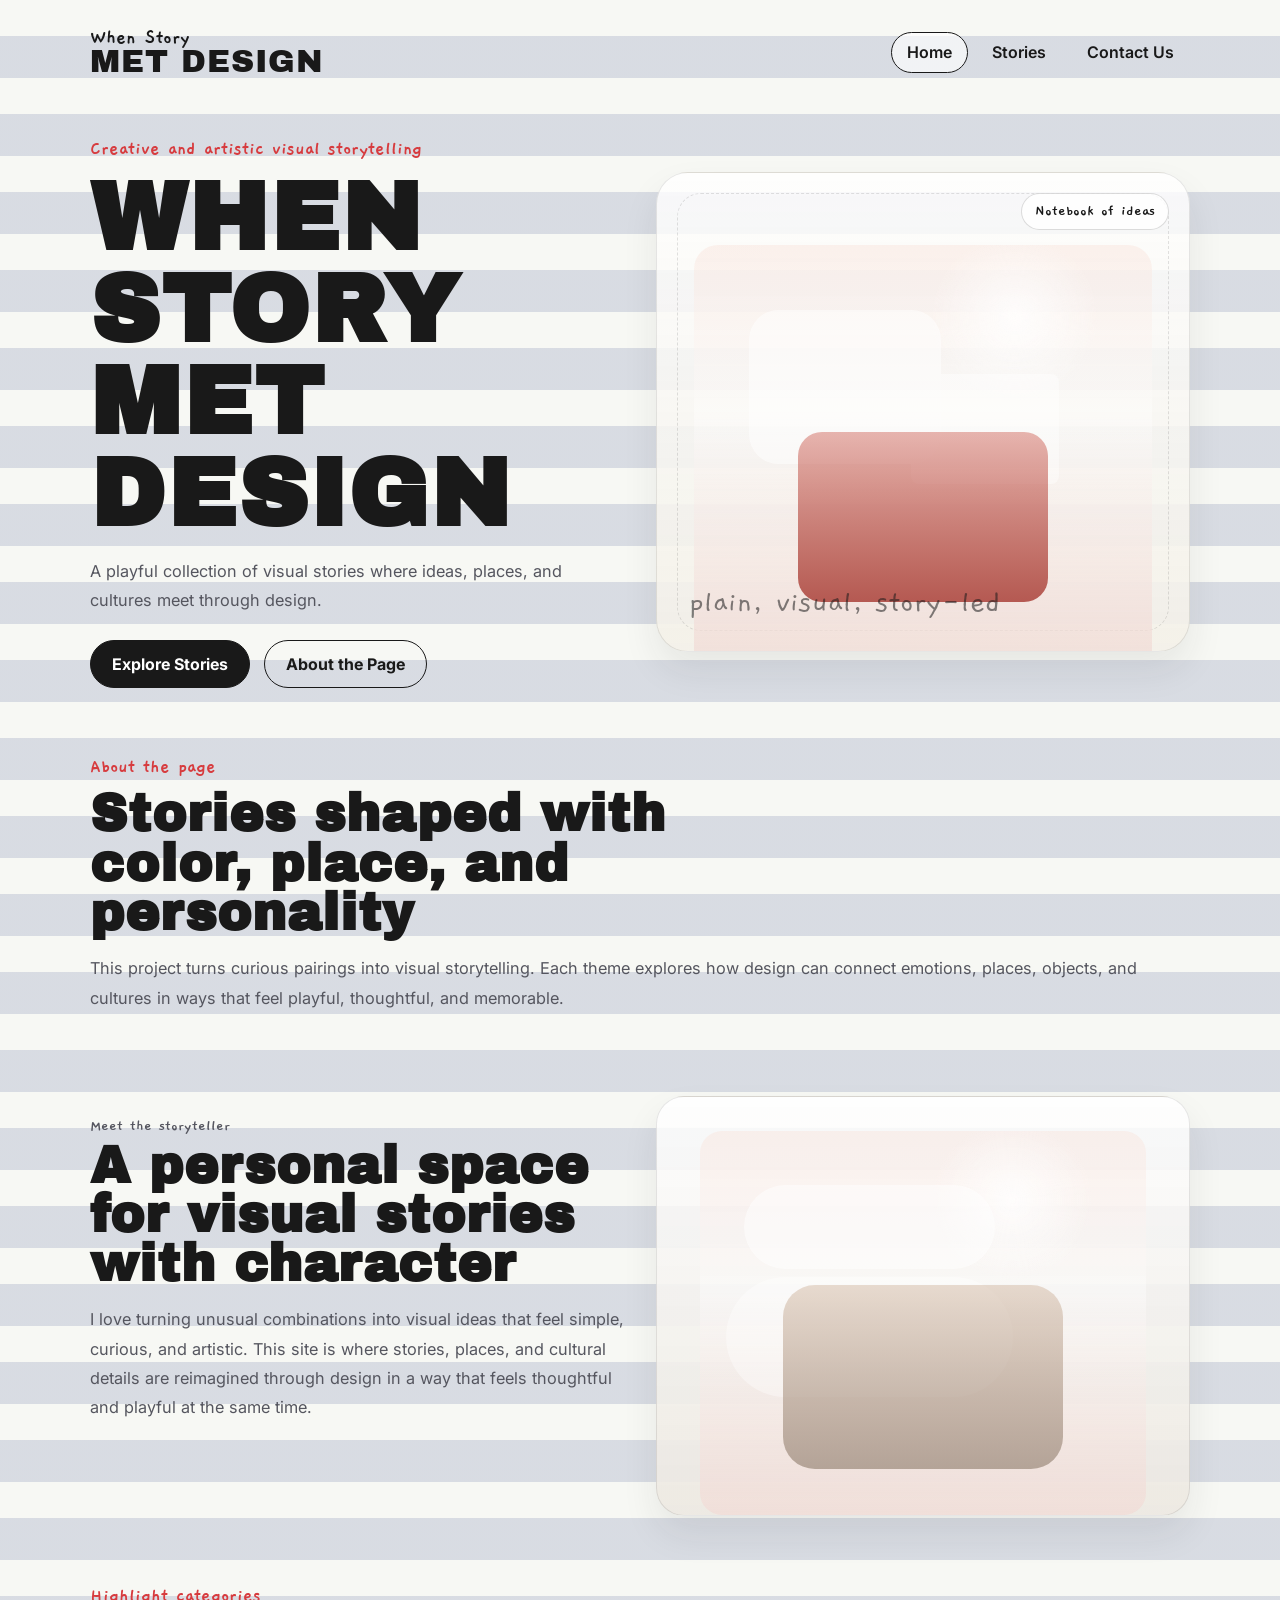
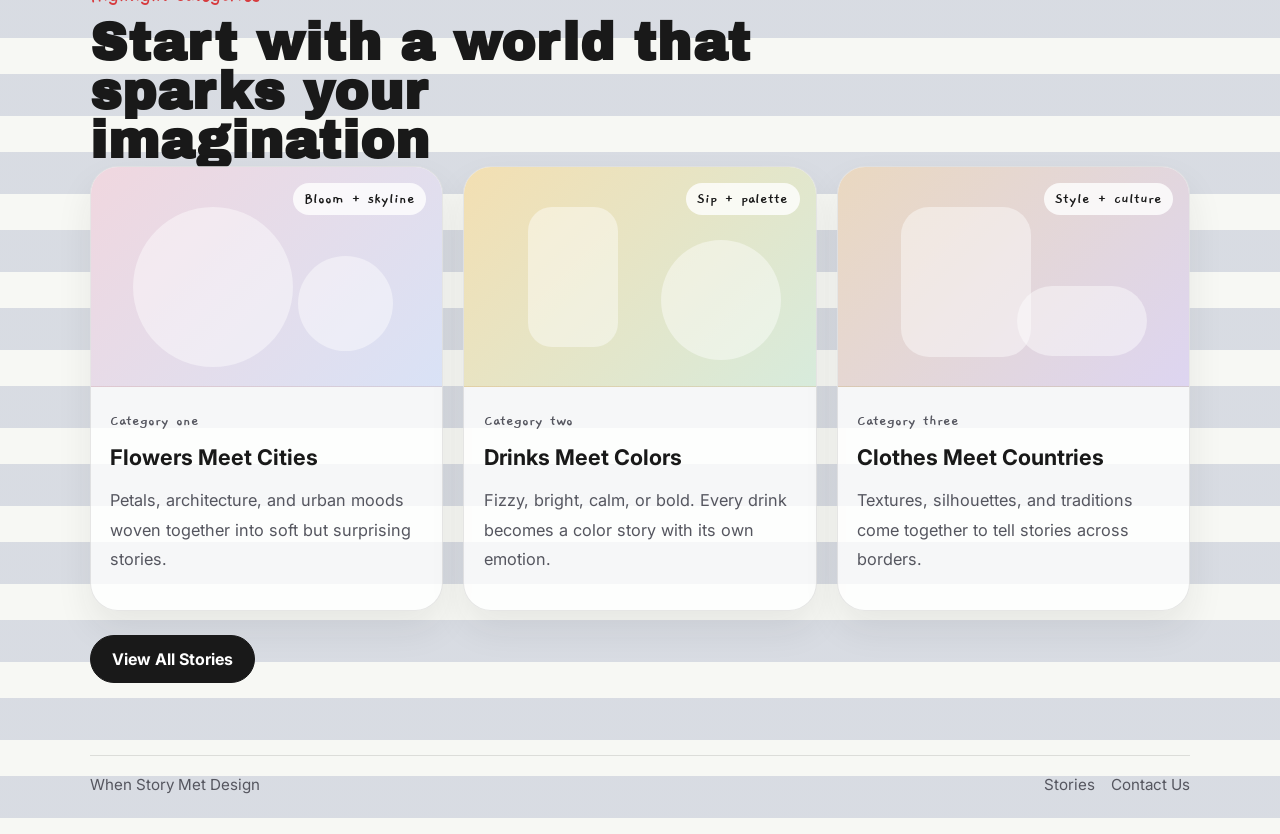
<file: index.html>
<!DOCTYPE html>
<html lang="en">
<head>
  <meta charset="UTF-8">
  <meta name="viewport" content="width=device-width, initial-scale=1.0">
  <title>When Story Met Design</title>
  <meta name="description" content="A playful collection of visual stories where ideas, places, and cultures meet through design.">
  <link rel="preconnect" href="https://fonts.googleapis.com">
  <link rel="preconnect" href="https://fonts.gstatic.com" crossorigin>
  <link href="https://fonts.googleapis.com/css2?family=Gaegu:wght@400;700&family=Archivo+Black&family=Inter:wght@400;500;700&display=swap" rel="stylesheet">
  <link rel="stylesheet" href="./style.css">
</head>
<body>
  <div class="page-shell">
    <header class="site-header">
      <a class="brand" href="./index.html" aria-label="When Story Met Design home">
        <span class="brand-kicker">When Story</span>
        <span class="brand-title">Met Design</span>
      </a>
      <nav class="site-nav" aria-label="Primary navigation">
        <a class="is-active" href="./index.html">Home</a>
        <a href="./stories.html">Stories</a>
        <a href="./contact.html">Contact Us</a>
      </nav>
    </header>

    <main>
      <section class="hero hero-home">
        <div class="hero-copy">
          <p class="eyebrow">Creative and artistic visual storytelling</p>
          <h1>When Story Met Design</h1>
          <p class="hero-text">A playful collection of visual stories where ideas, places, and cultures meet through design.</p>
          <div class="hero-actions">
            <a class="button button-primary" href="./stories.html">Explore Stories</a>
            <a class="button button-secondary" href="#about-page">About the Page</a>
          </div>
        </div>
        <div class="hero-visual" aria-hidden="true">
          <div class="hero-note">Notebook of ideas</div>
          <div class="abstract-composition abstract-hero"></div>
          <div class="hero-mark">plain, visual, story-led</div>
        </div>
      </section>

      <section id="about-page" class="section intro-section">
        <div class="section-heading">
          <p class="eyebrow">About the page</p>
          <h2>Stories shaped with color, place, and personality</h2>
        </div>
        <p class="section-copy">This project turns curious pairings into visual storytelling. Each theme explores how design can connect emotions, places, objects, and cultures in ways that feel playful, thoughtful, and memorable.</p>
      </section>

      <section class="section">
        <div class="storyteller-layout">
          <div class="storyteller-copy">
            <p class="eyebrow">Meet the storyteller</p>
            <h2>A personal space for visual stories with character</h2>
            <p>I love turning unusual combinations into visual ideas that feel simple, curious, and artistic. This site is where stories, places, and cultural details are reimagined through design in a way that feels thoughtful and playful at the same time.</p>
          </div>
          <div class="storyteller-photo" aria-hidden="true">
            <div class="abstract-composition abstract-storyteller"></div>
          </div>
        </div>
      </section>

      <section id="categories" class="section">
        <div class="section-heading">
          <p class="eyebrow">Highlight categories</p>
          <h2>Start with a world that sparks your imagination</h2>
        </div>
        <div class="category-grid">
          <article class="story-card story-card-floral">
            <div class="story-visual floral-visual">
              <span class="visual-note">Bloom + skyline</span>
            </div>
            <div class="story-card-body">
              <p class="story-tag">Category one</p>
              <h3>Flowers Meet Cities</h3>
              <p>Petals, architecture, and urban moods woven together into soft but surprising stories.</p>
            </div>
          </article>

          <article class="story-card story-card-drink">
            <div class="story-visual drink-visual">
              <span class="visual-note">Sip + palette</span>
            </div>
            <div class="story-card-body">
              <p class="story-tag">Category two</p>
              <h3>Drinks Meet Colors</h3>
              <p>Fizzy, bright, calm, or bold. Every drink becomes a color story with its own emotion.</p>
            </div>
          </article>

          <article class="story-card story-card-fashion">
            <div class="story-visual fashion-visual">
              <span class="visual-note">Style + culture</span>
            </div>
            <div class="story-card-body">
              <p class="story-tag">Category three</p>
              <h3>Clothes Meet Countries</h3>
              <p>Textures, silhouettes, and traditions come together to tell stories across borders.</p>
            </div>
          </article>
        </div>
        <div class="section-actions">
          <a class="button button-primary" href="./stories.html">View All Stories</a>
        </div>
      </section>
    </main>

    <footer class="site-footer">
      <p>When Story Met Design</p>
      <div>
        <a href="./stories.html">Stories</a>
        <a href="./contact.html">Contact Us</a>
      </div>
    </footer>
  </div>
</body>
</html>
</file>
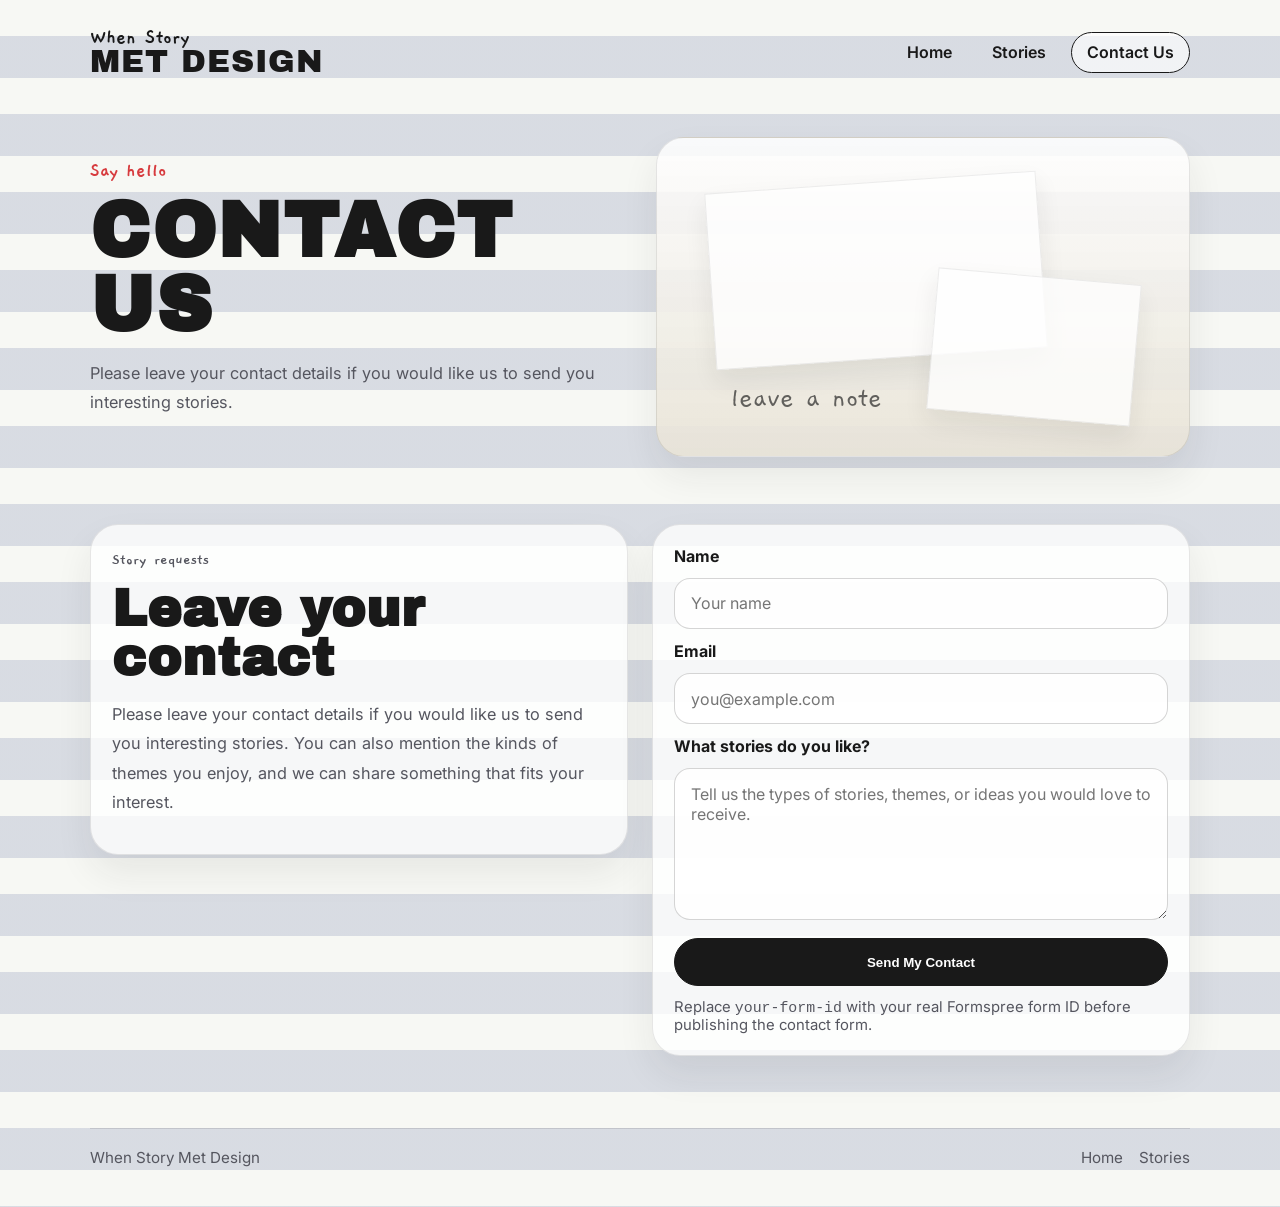
<file: contact.html>
<!DOCTYPE html>
<html lang="en">
<head>
  <meta charset="UTF-8">
  <meta name="viewport" content="width=device-width, initial-scale=1.0">
  <title>Contact Us | When Story Met Design</title>
  <meta name="description" content="Get in touch with When Story Met Design to share ideas, ask questions, or start a creative conversation.">
  <link rel="preconnect" href="https://fonts.googleapis.com">
  <link rel="preconnect" href="https://fonts.gstatic.com" crossorigin>
  <link href="https://fonts.googleapis.com/css2?family=Gaegu:wght@400;700&family=Archivo+Black&family=Inter:wght@400;500;700&display=swap" rel="stylesheet">
  <link rel="stylesheet" href="./style.css">
</head>
<body>
  <div class="page-shell">
    <header class="site-header">
      <a class="brand" href="./index.html" aria-label="When Story Met Design home">
        <span class="brand-kicker">When Story</span>
        <span class="brand-title">Met Design</span>
      </a>
      <nav class="site-nav" aria-label="Primary navigation">
        <a href="./index.html">Home</a>
        <a href="./stories.html">Stories</a>
        <a class="is-active" href="./contact.html">Contact Us</a>
      </nav>
    </header>

    <main>
      <section class="hero hero-contact-page">
        <div class="hero-copy compact-copy">
          <p class="eyebrow">Say hello</p>
          <h1>Contact Us</h1>
          <p class="hero-text">Please leave your contact details if you would like us to send you interesting stories.</p>
        </div>
        <div class="contact-side story-page-art" aria-hidden="true">
          <span>leave a note</span>
        </div>
      </section>

      <section class="section contact-layout">
        <div class="contact-note">
          <p class="eyebrow">Story requests</p>
          <h2>Leave your contact</h2>
          <p>Please leave your contact details if you would like us to send you interesting stories. You can also mention the kinds of themes you enjoy, and we can share something that fits your interest.</p>
        </div>

        <form class="contact-form" action="https://formspree.io/f/your-form-id" method="POST">
          <label for="name">Name</label>
          <input id="name" name="name" type="text" placeholder="Your name" required>

          <label for="email">Email</label>
          <input id="email" name="email" type="email" placeholder="you@example.com" required>

          <label for="message">What stories do you like?</label>
          <textarea id="message" name="message" rows="6" placeholder="Tell us the types of stories, themes, or ideas you would love to receive." required></textarea>

          <button class="button button-primary button-submit" type="submit">Send My Contact</button>
          <p class="form-note">Replace <code>your-form-id</code> with your real Formspree form ID before publishing the contact form.</p>
        </form>
      </section>
    </main>

    <footer class="site-footer">
      <p>When Story Met Design</p>
      <div>
        <a href="./index.html">Home</a>
        <a href="./stories.html">Stories</a>
      </div>
    </footer>
  </div>
</body>
</html>
</file>
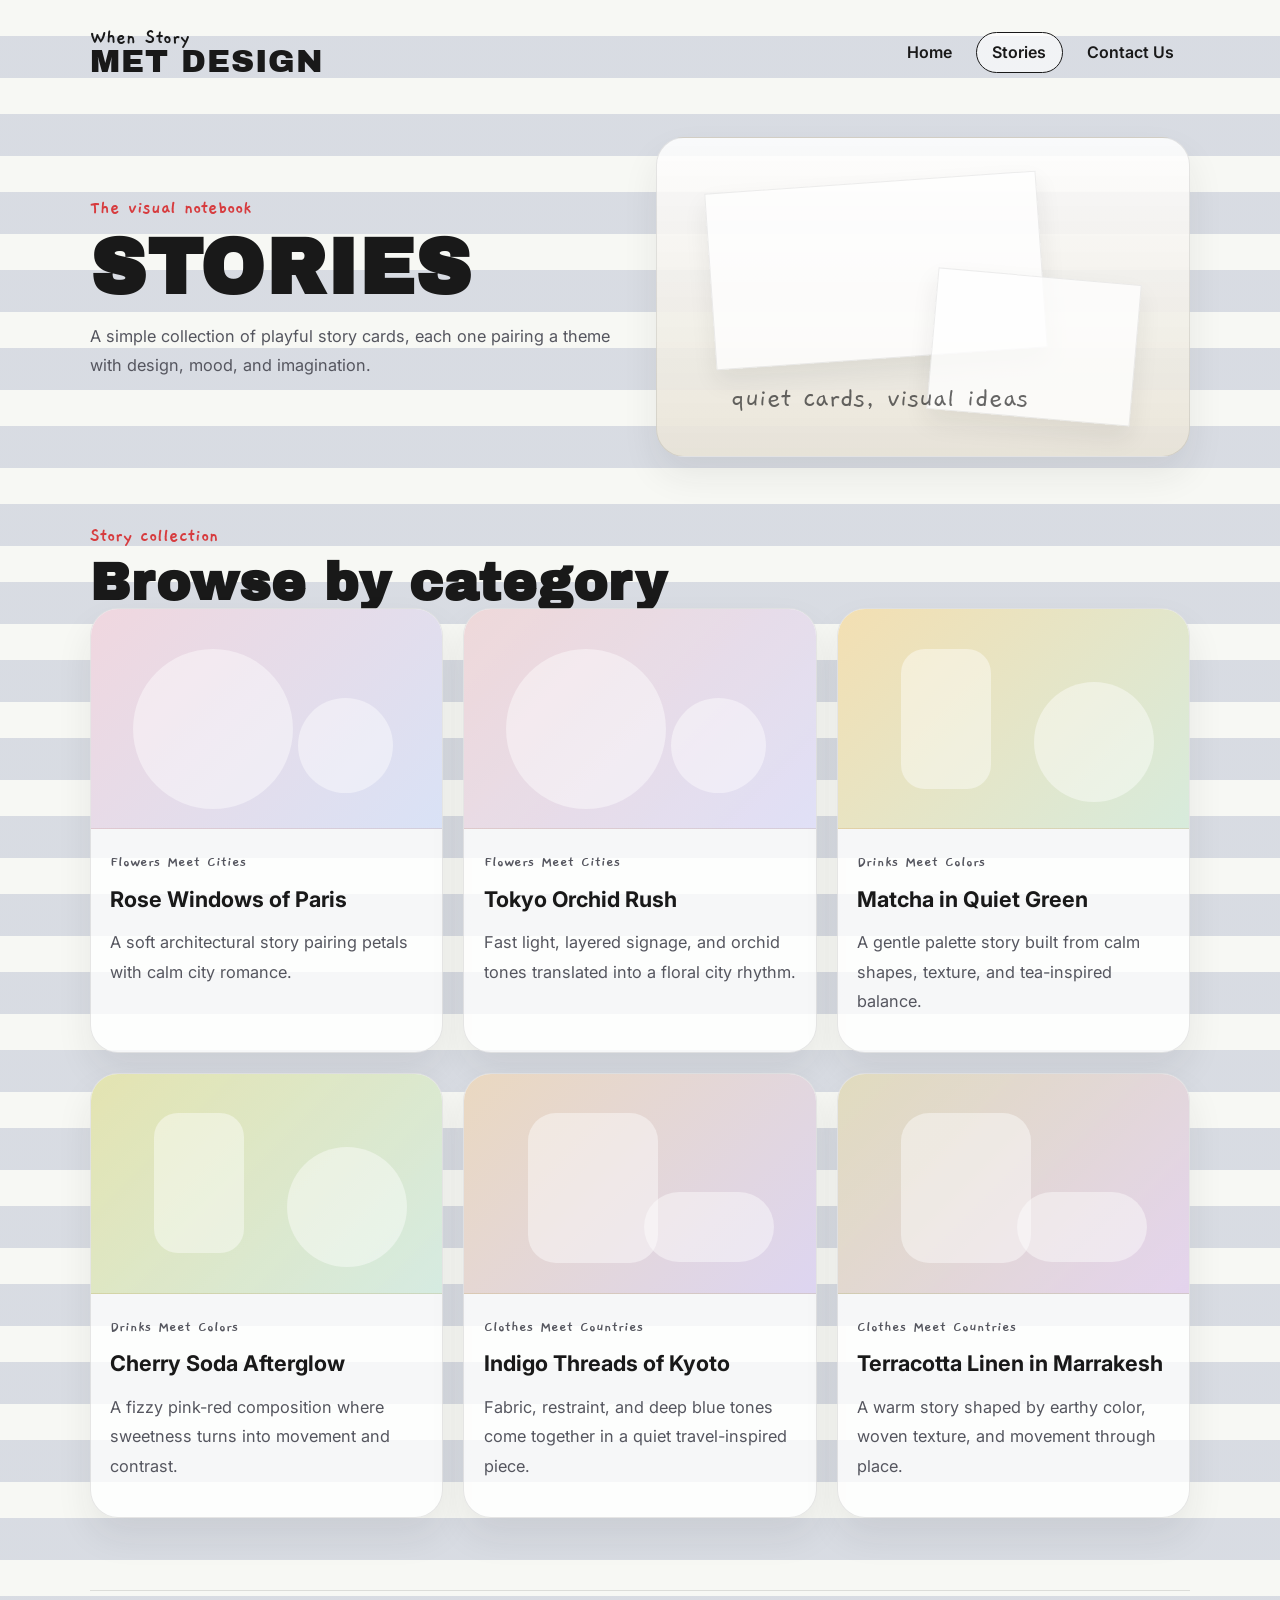
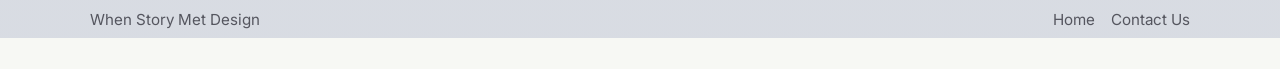
<file: stories.html>
<!DOCTYPE html>
<html lang="en">
<head>
  <meta charset="UTF-8">
  <meta name="viewport" content="width=device-width, initial-scale=1.0">
  <title>Stories | When Story Met Design</title>
  <meta name="description" content="Browse playful visual stories where design connects ideas, places, and cultures.">
  <link rel="preconnect" href="https://fonts.googleapis.com">
  <link rel="preconnect" href="https://fonts.gstatic.com" crossorigin>
  <link href="https://fonts.googleapis.com/css2?family=Gaegu:wght@400;700&family=Archivo+Black&family=Inter:wght@400;500;700&display=swap" rel="stylesheet">
  <link rel="stylesheet" href="./style.css">
</head>
<body>
  <div class="page-shell">
    <header class="site-header">
      <a class="brand" href="./index.html" aria-label="When Story Met Design home">
        <span class="brand-kicker">When Story</span>
        <span class="brand-title">Met Design</span>
      </a>
      <nav class="site-nav" aria-label="Primary navigation">
        <a href="./index.html">Home</a>
        <a class="is-active" href="./stories.html">Stories</a>
        <a href="./contact.html">Contact Us</a>
      </nav>
    </header>

    <main>
      <section class="hero hero-story-page">
        <div class="hero-copy compact-copy">
          <p class="eyebrow">The visual notebook</p>
          <h1>Stories</h1>
          <p class="hero-text">A simple collection of playful story cards, each one pairing a theme with design, mood, and imagination.</p>
        </div>
        <div class="story-page-art" aria-hidden="true">
          <span>quiet cards, visual ideas</span>
        </div>
      </section>

      <section class="section">
        <div class="section-heading">
          <p class="eyebrow">Story collection</p>
          <h2>Browse by category</h2>
        </div>
        <div class="stories-grid">
          <article class="story-card story-card-floral">
            <div class="story-visual floral-visual"></div>
            <div class="story-card-body">
              <p class="story-tag">Flowers Meet Cities</p>
              <h3>Rose Windows of Paris</h3>
              <p>A soft architectural story pairing petals with calm city romance.</p>
            </div>
          </article>

          <article class="story-card story-card-floral">
            <div class="story-visual floral-visual alt-visual"></div>
            <div class="story-card-body">
              <p class="story-tag">Flowers Meet Cities</p>
              <h3>Tokyo Orchid Rush</h3>
              <p>Fast light, layered signage, and orchid tones translated into a floral city rhythm.</p>
            </div>
          </article>

          <article class="story-card story-card-drink">
            <div class="story-visual drink-visual"></div>
            <div class="story-card-body">
              <p class="story-tag">Drinks Meet Colors</p>
              <h3>Matcha in Quiet Green</h3>
              <p>A gentle palette story built from calm shapes, texture, and tea-inspired balance.</p>
            </div>
          </article>

          <article class="story-card story-card-drink">
            <div class="story-visual drink-visual alt-visual"></div>
            <div class="story-card-body">
              <p class="story-tag">Drinks Meet Colors</p>
              <h3>Cherry Soda Afterglow</h3>
              <p>A fizzy pink-red composition where sweetness turns into movement and contrast.</p>
            </div>
          </article>

          <article class="story-card story-card-fashion">
            <div class="story-visual fashion-visual"></div>
            <div class="story-card-body">
              <p class="story-tag">Clothes Meet Countries</p>
              <h3>Indigo Threads of Kyoto</h3>
              <p>Fabric, restraint, and deep blue tones come together in a quiet travel-inspired piece.</p>
            </div>
          </article>

          <article class="story-card story-card-fashion">
            <div class="story-visual fashion-visual alt-visual"></div>
            <div class="story-card-body">
              <p class="story-tag">Clothes Meet Countries</p>
              <h3>Terracotta Linen in Marrakesh</h3>
              <p>A warm story shaped by earthy color, woven texture, and movement through place.</p>
            </div>
          </article>
        </div>
      </section>
    </main>

    <footer class="site-footer">
      <p>When Story Met Design</p>
      <div>
        <a href="./index.html">Home</a>
        <a href="./contact.html">Contact Us</a>
      </div>
    </footer>
  </div>
</body>
</html>
</file>
<file: style.css>
:root {
  --paper: #f7f8f4;
  --line: rgba(118, 129, 170, 0.24);
  --ink: #191919;
  --muted: #55565f;
  --soft: #fdfdfb;
  --card: rgba(255, 255, 255, 0.76);
  --accent: #d73b3e;
  --accent-soft: #ece7dd;
  --shadow: 0 18px 36px rgba(33, 33, 44, 0.08);
  --border: rgba(25, 25, 25, 0.1);
}

* {
  box-sizing: border-box;
}

html {
  scroll-behavior: smooth;
}

body {
  margin: 0;
  color: var(--ink);
  font-family: "Inter", sans-serif;
  background-color: var(--paper);
  background-image: linear-gradient(to bottom, transparent 0, transparent 36px, var(--line) 36px, var(--line) 39px);
  background-size: 100% 78px;
}

a {
  color: inherit;
  text-decoration: none;
}

img {
  max-width: 100%;
  display: block;
}

.page-shell {
  width: min(1100px, calc(100% - 2rem));
  margin: 0 auto;
  padding: 1.25rem 0 2.5rem;
}

.site-header,
.site-footer,
.site-nav,
.hero-actions,
.section-actions {
  display: flex;
  align-items: center;
}

.site-header,
.site-footer {
  justify-content: space-between;
  gap: 1rem;
}

.site-header {
  padding: 0.5rem 0 1.75rem;
}

.brand {
  display: inline-flex;
  flex-direction: column;
  line-height: 0.92;
}

.brand-kicker {
  font-family: "Gaegu", cursive;
  font-size: 1.3rem;
  font-weight: 700;
}

.brand-title {
  font-family: "Archivo Black", sans-serif;
  font-size: clamp(1.2rem, 2.8vw, 2rem);
  text-transform: uppercase;
  letter-spacing: 0.03em;
}

.site-nav {
  flex-wrap: wrap;
  justify-content: flex-end;
  gap: 0.5rem;
}

.site-nav a {
  padding: 0.6rem 0.95rem;
  border-radius: 999px;
  border: 1px solid transparent;
  font-weight: 600;
}

.site-nav a:hover,
.site-nav a:focus-visible,
.site-nav a.is-active {
  border-color: var(--ink);
  background: rgba(255, 255, 255, 0.66);
}

.hero,
.storyteller-layout,
.contact-layout {
  display: grid;
  grid-template-columns: repeat(2, minmax(0, 1fr));
  gap: 2rem;
  align-items: center;
}

.hero {
  padding: 2rem 0 3rem;
}

.hero-copy h1,
.section-heading h2,
.storyteller-copy h2,
.contact-note h2 {
  margin: 0;
  font-family: "Archivo Black", sans-serif;
  line-height: 0.96;
  letter-spacing: 0.02em;
}

.hero-copy h1 {
  font-size: clamp(3rem, 8vw, 6rem);
  text-transform: uppercase;
  max-width: 8ch;
}

.compact-copy h1 {
  max-width: none;
  font-size: clamp(2.6rem, 7vw, 4.8rem);
}

.eyebrow {
  margin: 0 0 0.65rem;
  color: var(--accent);
  font-family: "Gaegu", cursive;
  font-size: 1.25rem;
  font-weight: 700;
}

.hero-text,
.section-copy,
.story-card-body p,
.contact-note p,
.site-footer,
.form-note {
  color: var(--muted);
}

.hero-text,
.section-copy,
.story-card-body p,
.contact-note p,
.storyteller-copy p {
  line-height: 1.8;
  font-size: 1.02rem;
}

.hero-actions,
.section-actions {
  flex-wrap: wrap;
  gap: 0.9rem;
  margin-top: 1.5rem;
}

.button {
  display: inline-flex;
  align-items: center;
  justify-content: center;
  min-height: 48px;
  padding: 0.82rem 1.3rem;
  border: 1.5px solid var(--ink);
  border-radius: 999px;
  background: var(--soft);
  font-weight: 700;
}

.button-primary {
  background: var(--ink);
  color: #fff;
}

.button-secondary {
  background: transparent;
}

.hero-visual,
.storyteller-photo,
.story-page-art,
.contact-side {
  position: relative;
}

.hero-visual {
  min-height: 480px;
  border: 1px solid var(--border);
  border-radius: 32px;
  background: linear-gradient(180deg, rgba(255, 255, 255, 0.8), rgba(243, 240, 232, 0.92));
  box-shadow: var(--shadow);
  overflow: hidden;
}

.hero-visual::before {
  content: "";
  position: absolute;
  inset: 1.25rem;
  border: 1px dashed rgba(25, 25, 25, 0.12);
  border-radius: 24px;
}

.hero-note,
.hero-mark {
  position: absolute;
  z-index: 2;
}

.hero-note {
  top: 1.25rem;
  right: 1.25rem;
  padding: 0.45rem 0.8rem;
  border-radius: 999px;
  background: rgba(255, 255, 255, 0.82);
  border: 1px solid rgba(25, 25, 25, 0.15);
  font-family: "Gaegu", cursive;
  font-weight: 700;
}

.hero-mark {
  left: 2rem;
  bottom: 1.75rem;
  font-family: "Gaegu", cursive;
  font-size: 2rem;
  color: rgba(25, 25, 25, 0.55);
}

.abstract-composition {
  position: absolute;
  left: 7%;
  right: 7%;
  bottom: 0;
  top: 15%;
  border-radius: 24px 24px 0 0;
  background:
    radial-gradient(circle at 70% 18%, rgba(255, 255, 255, 0.8), transparent 18%),
    linear-gradient(180deg, rgba(249, 224, 215, 0.4) 0, rgba(255, 255, 255, 0.38) 42%, rgba(241, 219, 214, 0.75) 100%);
}

.abstract-composition::before {
  content: "";
  position: absolute;
  width: 42%;
  height: 38%;
  left: 12%;
  top: 16%;
  border-radius: 30px;
  background: rgba(255, 255, 255, 0.5);
}

.abstract-composition::after {
  content: "";
  position: absolute;
  left: 50%;
  bottom: 12%;
  width: min(250px, 68%);
  height: 42%;
  transform: translateX(-50%);
  border-radius: 24px;
  background: linear-gradient(180deg, rgba(206, 94, 82, 0.45), rgba(174, 74, 66, 0.9));
}

.abstract-hero::before {
  box-shadow: 140px 42px 0 -22px rgba(255, 255, 255, 0.38);
}

.abstract-storyteller {
  top: 8%;
  left: 8%;
  right: 8%;
  border-radius: 22px;
}

.abstract-storyteller::before {
  width: 56%;
  height: 22%;
  left: 10%;
  top: 14%;
  border-radius: 999px;
  box-shadow: 0 110px 0 18px rgba(255, 255, 255, 0.34);
}

.abstract-storyteller::after {
  width: min(280px, 76%);
  height: 48%;
  border-radius: 32px;
  background: linear-gradient(180deg, rgba(212, 186, 164, 0.5), rgba(170, 153, 140, 0.86));
}

.section {
  padding: 1.2rem 0 3rem;
}

.section-heading,
.storyteller-copy {
  max-width: 42rem;
}

.section-heading h2,
.storyteller-copy h2,
.contact-note h2 {
  font-size: clamp(2rem, 4vw, 3.3rem);
}

.storyteller-layout,
.contact-layout {
  align-items: start;
}

.storyteller-photo,
.contact-note,
.contact-form,
.story-card,
.story-page-art {
  border: 1px solid var(--border);
  border-radius: 28px;
  background: var(--card);
  box-shadow: var(--shadow);
}

.storyteller-photo {
  min-height: 420px;
  overflow: hidden;
  background: linear-gradient(180deg, rgba(255,255,255,0.84), rgba(236, 232, 225, 0.92));
}

.storyteller-copy p {
  margin: 1rem 0 0;
  color: var(--muted);
}

.category-grid,
.stories-grid {
  display: grid;
  grid-template-columns: repeat(3, minmax(0, 1fr));
  gap: 1.25rem;
}

.story-card {
  overflow: hidden;
}

.story-visual {
  min-height: 220px;
  border-bottom: 1px solid rgba(25, 25, 25, 0.08);
}

.story-card-body {
  padding: 1.2rem;
}

.story-card-body h3 {
  margin: 0;
  font-size: 1.35rem;
  line-height: 1.18;
}

.story-tag {
  margin: 0 0 0.55rem;
  color: var(--accent);
  font-family: "Gaegu", cursive;
  font-size: 1rem;
  font-weight: 700;
}

.floral-visual,
.drink-visual,
.fashion-visual,
.story-page-art {
  position: relative;
}

.floral-visual {
  background: linear-gradient(135deg, #f0d7df, #d9e2f6);
}

.drink-visual {
  background: linear-gradient(135deg, #f3dfb2, #d7ebdc);
}

.fashion-visual {
  background: linear-gradient(135deg, #ead8c0, #ddd5f1);
}

.floral-visual::before,
.drink-visual::before,
.fashion-visual::before,
.floral-visual::after,
.drink-visual::after,
.fashion-visual::after {
  content: "";
  position: absolute;
  border-radius: 999px;
  background: rgba(255, 255, 255, 0.42);
}

.floral-visual::before {
  width: 160px;
  height: 160px;
  left: 12%;
  top: 18%;
}

.floral-visual::after {
  width: 95px;
  height: 95px;
  right: 14%;
  bottom: 16%;
}

.drink-visual::before {
  width: 90px;
  height: 140px;
  left: 18%;
  top: 18%;
  border-radius: 24px;
}

.drink-visual::after {
  width: 120px;
  height: 120px;
  right: 10%;
  bottom: 12%;
}

.fashion-visual::before {
  width: 130px;
  height: 150px;
  left: 18%;
  top: 18%;
  border-radius: 28px;
}

.fashion-visual::after {
  width: 130px;
  height: 70px;
  right: 12%;
  bottom: 14%;
}

.visual-note {
  position: absolute;
  top: 1rem;
  right: 1rem;
  padding: 0.35rem 0.7rem;
  border-radius: 999px;
  background: rgba(255, 255, 255, 0.8);
  font-family: "Gaegu", cursive;
  font-weight: 700;
}

.alt-visual {
  filter: hue-rotate(18deg) saturate(0.95);
}

.story-page-art,
.contact-side {
  min-height: 320px;
}

.story-page-art {
  background: linear-gradient(180deg, rgba(255,255,255,0.84), rgba(232, 227, 215, 0.92));
  overflow: hidden;
}

.story-page-art::before,
.story-page-art::after {
  content: "";
  position: absolute;
  border: 1px solid rgba(25, 25, 25, 0.08);
  background: rgba(255, 255, 255, 0.78);
  box-shadow: 0 12px 24px rgba(33, 33, 44, 0.08);
}

.story-page-art::before {
  width: 62%;
  height: 55%;
  top: 14%;
  left: 10%;
  transform: rotate(-4deg);
}

.story-page-art::after {
  width: 38%;
  height: 44%;
  right: 10%;
  bottom: 12%;
  transform: rotate(5deg);
}

.story-page-art span {
  position: absolute;
  left: 14%;
  bottom: 12%;
  z-index: 1;
  font-family: "Gaegu", cursive;
  font-size: 1.8rem;
  color: rgba(25, 25, 25, 0.66);
}

.contact-layout {
  gap: 1.5rem;
}

.contact-note,
.contact-form {
  padding: 1.3rem;
}

.contact-form {
  display: grid;
  gap: 0.75rem;
}

.contact-form label {
  font-weight: 700;
}

.contact-form input,
.contact-form textarea {
  width: 100%;
  padding: 0.92rem 1rem;
  border: 1px solid rgba(25, 25, 25, 0.18);
  border-radius: 16px;
  font: inherit;
  background: rgba(255, 255, 255, 0.84);
}

.contact-form input:focus,
.contact-form textarea:focus {
  outline: 2px solid rgba(215, 59, 62, 0.2);
  border-color: var(--accent);
}

.button-submit {
  margin-top: 0.4rem;
  cursor: pointer;
}

.form-note {
  margin: 0;
  font-size: 0.93rem;
}

.site-footer {
  margin-top: 1.5rem;
  padding-top: 1.2rem;
  border-top: 1px solid rgba(25, 25, 25, 0.12);
  color: var(--muted);
  font-size: 0.95rem;
}

.site-footer p,
.site-footer div {
  margin: 0;
  display: flex;
  gap: 1rem;
  align-items: center;
}

@media (max-width: 920px) {
  .hero,
  .storyteller-layout,
  .contact-layout,
  .category-grid,
  .stories-grid {
    grid-template-columns: 1fr;
  }

  .hero-visual,
  .storyteller-photo,
  .story-page-art,
  .contact-side {
    min-height: 320px;
  }
}

@media (max-width: 680px) {
  .page-shell {
    width: min(100% - 1rem, 1100px);
  }

  .site-header,
  .site-footer {
    flex-direction: column;
    align-items: flex-start;
  }

  .site-nav {
    justify-content: flex-start;
  }

  .hero {
    padding-top: 1rem;
  }

  .hero-copy h1 {
    max-width: none;
  }
}
</file>
